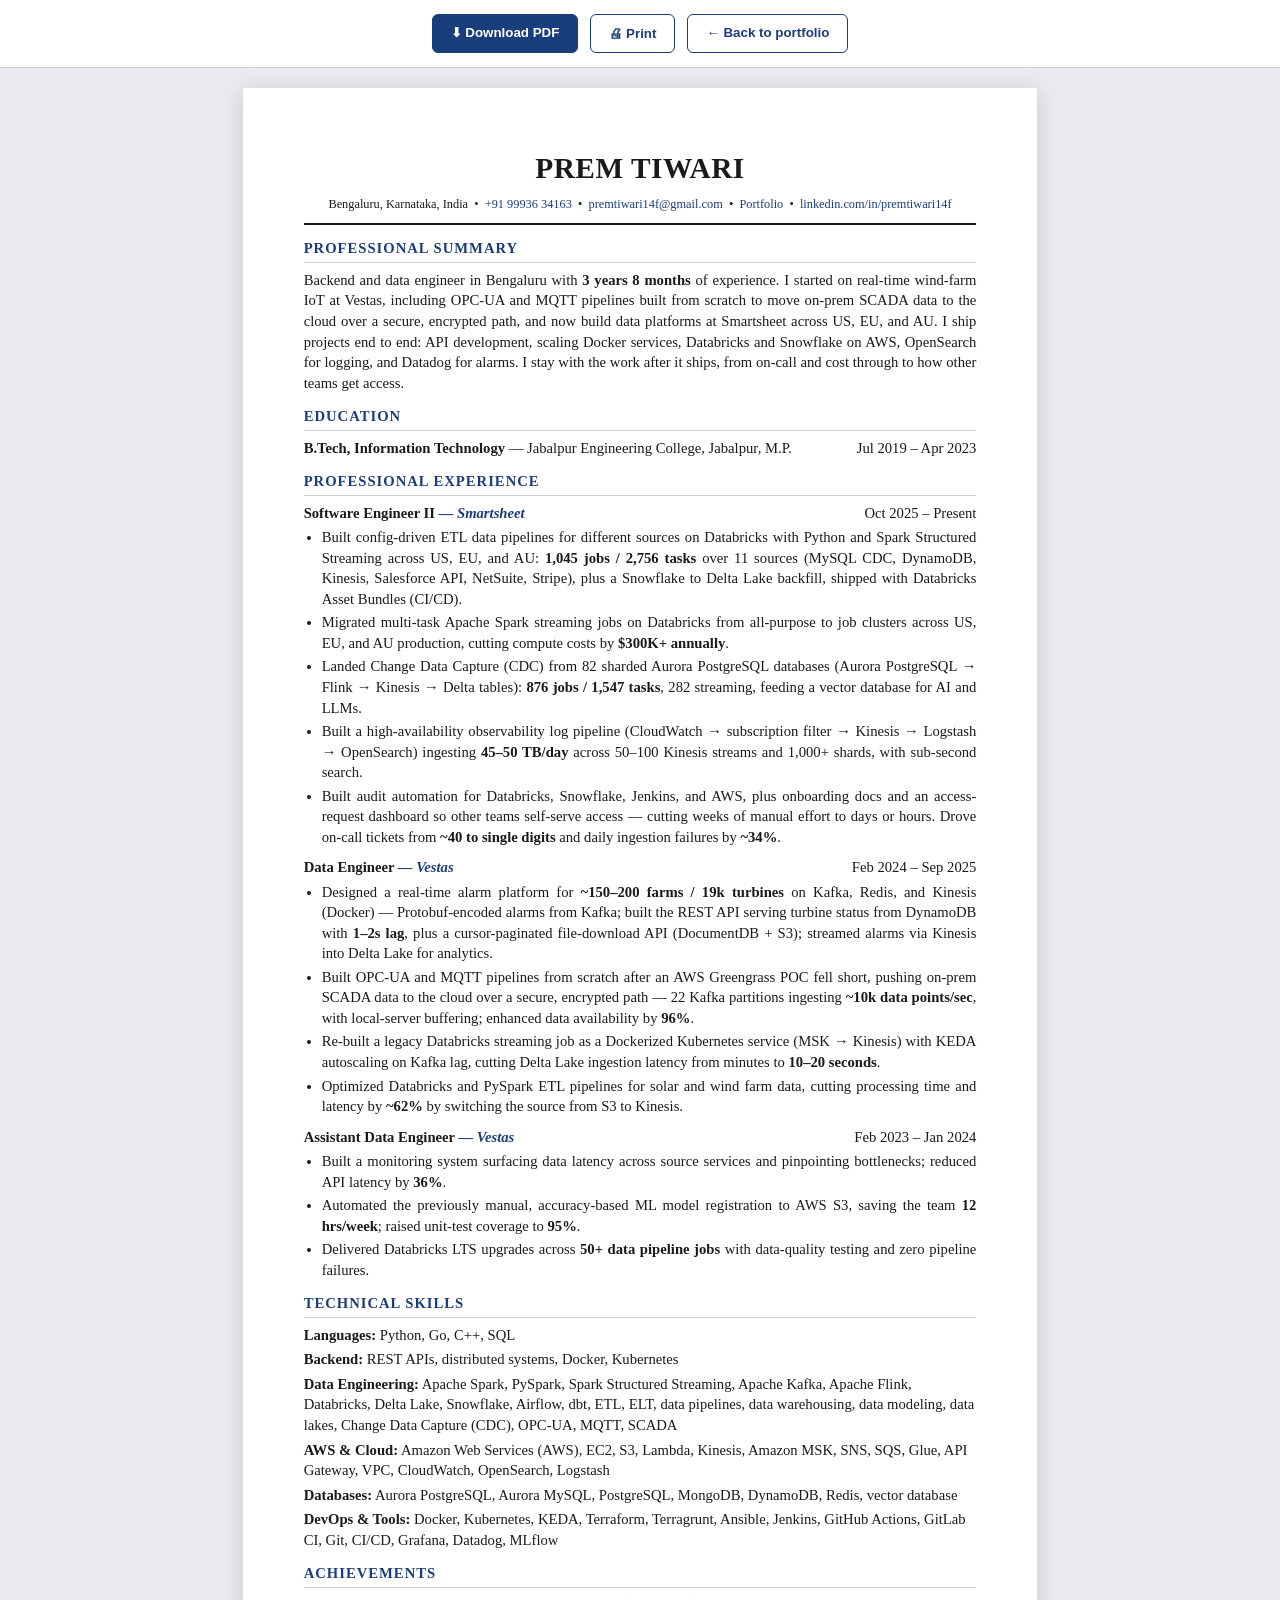
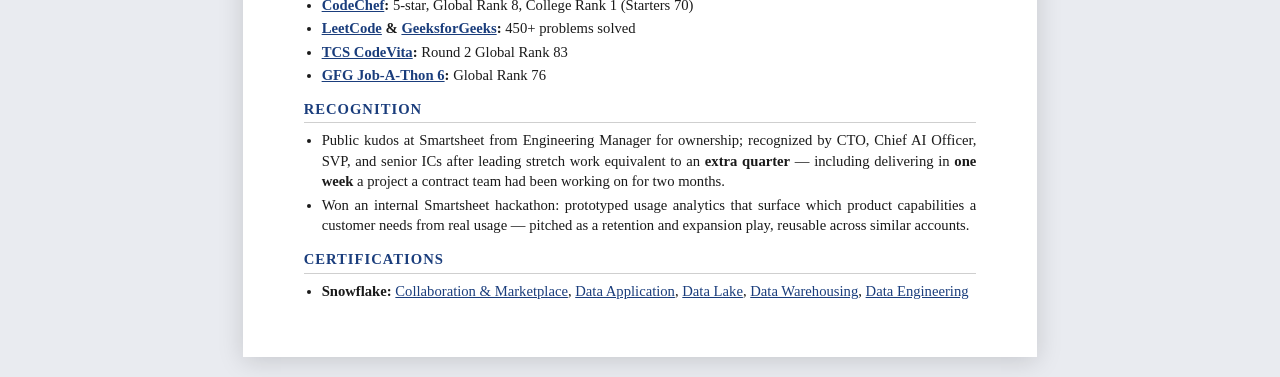
<file: resume-14f.html>
<!DOCTYPE html>
<html lang="en">
<head>
  <meta charset="UTF-8" />
  <meta name="viewport" content="width=device-width, initial-scale=1.0" />
  <title>Prem Tiwari — Résumé</title>
  <meta name="description" content="Prem Tiwari — Software Engineer II. Backend & Data Engineering résumé." />
  <style>
    :root {
      --ink: #1a1a1a;
      --muted: #444;
      --rule: #cfcfcf;
      --accent: #1a3d7c;
    }
    * { box-sizing: border-box; margin: 0; padding: 0; }

    body {
      font-family: Georgia, "Times New Roman", serif;
      color: var(--ink);
      background: #e9ebf0;
      line-height: 1.4;
      font-size: 11pt;
    }

    /* Screen toolbar */
    .toolbar {
      position: sticky;
      top: 0;
      display: flex;
      justify-content: center;
      gap: 12px;
      padding: 14px;
      background: #ffffff;
      border-bottom: 1px solid var(--rule);
      z-index: 10;
    }
    .toolbar button, .toolbar a {
      font-family: Arial, sans-serif;
      font-size: 10pt;
      font-weight: 600;
      padding: 9px 18px;
      border-radius: 6px;
      border: 1px solid var(--accent);
      cursor: pointer;
      text-decoration: none;
    }
    .btn-print { background: var(--accent); color: #fff; }
    .btn-back { background: #fff; color: var(--accent); }

    /* The printable sheet */
    .sheet {
      background: #fff;
      width: 210mm;
      margin: 20px auto;
      padding: 16mm 16mm 14mm;
      box-shadow: 0 4px 24px rgba(0,0,0,0.15);
    }

    header.head { text-align: center; border-bottom: 2px solid var(--ink); padding-bottom: 10px; margin-bottom: 12px; }
    header.head h1 { font-family: Georgia, "Times New Roman", serif; font-size: 22pt; letter-spacing: 0.5px; color: var(--ink); }
    header.head .title { font-family: Georgia, "Times New Roman", serif; font-size: 11pt; color: var(--accent); font-weight: bold; margin-top: 2px; }
    header.head .contact { font-family: Georgia, "Times New Roman", serif; font-size: 9.25pt; color: var(--ink); margin-top: 7px; line-height: 1.4; white-space: nowrap; }
    header.head .contact a { color: var(--accent); text-decoration: none; }
    header.head .contact a.phone { color: var(--accent); }

    section { margin-top: 13px; }
    h2 {
      font-family: Georgia, "Times New Roman", serif;
      font-size: 11pt;
      text-transform: uppercase;
      letter-spacing: 1px;
      color: var(--accent);
      border-bottom: 1px solid var(--rule);
      padding-bottom: 3px;
      margin-bottom: 7px;
    }

    p.summary { text-align: justify; font-size: 11pt; }

    .skill-line { font-family: Georgia, "Times New Roman", serif; font-size: 11pt; color: var(--ink); margin-bottom: 4px; }
    .skill-line strong { color: var(--ink); font-weight: 700; }

    .role { margin-bottom: 10px; }
    .role-head { display: flex; justify-content: space-between; align-items: baseline; }
    .role-head .pos { font-family: Georgia, "Times New Roman", serif; font-weight: bold; font-size: 11pt; }
    .role-head .comp { font-style: italic; color: var(--accent); }
    .role-head .date { font-family: Georgia, "Times New Roman", serif; font-size: 11pt; color: var(--ink); white-space: nowrap; }
    ul { margin: 4px 0 0 18px; }
    ul li { margin-bottom: 3px; text-align: justify; }
    .role li strong, .achv li strong, p.summary strong { color: var(--ink); font-weight: 700; }

    .edu-line { display: flex; justify-content: space-between; align-items: baseline; }
    .edu-line, .edu-line .date { font-family: Georgia, "Times New Roman", serif; font-size: 11pt; color: var(--ink); }

    .two { display: flex; gap: 26px; }
    .two > div { flex: 1; }
    .achv { margin: 0 0 0 18px; }
    .achv li { margin-bottom: 3px; }

    a { color: var(--accent); }

    /* ---------- PRINT ---------- */
    @page { size: A4; margin: 10mm; }
    @media print {
      body { background: #fff; font-size: 11pt; line-height: 1.32; -webkit-print-color-adjust: exact; print-color-adjust: exact; }
      .toolbar { display: none; }
      .sheet { width: auto; min-height: auto; margin: 0; padding: 0; box-shadow: none; }
      a { color: var(--accent) !important; text-decoration: none; -webkit-print-color-adjust: exact; print-color-adjust: exact; }
      .role li strong, .achv li strong, p.summary strong { color: #1a1a1a !important; font-weight: 700; }
      header.head { padding-bottom: 8px; margin-bottom: 8px; }
      header.head h1 { font-size: 22pt; }
      header.head .contact { font-size: 9.25pt !important; white-space: nowrap; }
      header.head .title,
      h2,
      p.summary,
      .skill-line,
      .role-head .pos,
      .role-head .date,
      .edu-line,
      .edu-line .date,
      li { font-size: 11pt; }
      header.head .contact a { color: var(--accent) !important; }
      section { margin-top: 9px; }
      h2 { page-break-after: avoid; margin-bottom: 5px; }
      section.skills-break { break-before: page; page-break-before: always; }
      .role { margin-bottom: 7px; }
      .role-head { page-break-after: avoid; }
      ul { margin-top: 2px; }
      li { page-break-inside: avoid; margin-bottom: 2px; }
      .skill-line { margin-bottom: 2px; font-size: 11pt; }
    }
  </style>
</head>
<body>
  <div class="toolbar">
    <a class="btn-print" href="Prem_Tiwari_Resume_14f.pdf" download="Prem_Tiwari_Resume_14f.pdf">⬇ Download PDF</a>
    <button class="btn-back" onclick="window.print()">🖨 Print</button>
    <a class="btn-back" href="index.html">← Back to portfolio</a>
  </div>

  <div class="sheet">
    <header class="head">
      <h1>PREM TIWARI</h1>
      <div class="contact">
        Bengaluru, Karnataka, India &nbsp;•&nbsp;
        <a class="phone" href="https://wa.me/919993634163">+91 99936 34163</a> &nbsp;•&nbsp;
        <a href="mailto:premtiwari14f@gmail.com">premtiwari14f@gmail.com</a> &nbsp;•&nbsp;
        <a href="https://seprem.github.io/my/">Portfolio</a> &nbsp;•&nbsp;
        <a href="https://www.linkedin.com/in/premtiwari14f/">linkedin.com/in/premtiwari14f</a>
      </div>
    </header>

    <section>
      <h2>Professional Summary</h2>
      <p class="summary">
        Backend and data engineer in Bengaluru with <strong>3 years 8 months</strong> of experience. I started on real-time wind-farm IoT at Vestas, including OPC-UA and MQTT pipelines built from scratch to move on-prem SCADA data to the cloud over a secure, encrypted path, and now build data platforms at Smartsheet across US, EU, and AU. I ship projects end to end: API development, scaling Docker services, Databricks and Snowflake on AWS, OpenSearch for logging, and Datadog for alarms. I stay with the work after it ships, from on-call and cost through to how other teams get access.
      </p>
    </section>

    <section>
      <h2>Education</h2>
      <div class="edu-line">
        <span><strong>B.Tech, Information Technology</strong> — Jabalpur Engineering College, Jabalpur, M.P.</span>
        <span class="date">Jul 2019 – Apr 2023</span>
      </div>
    </section>

    <section>
      <h2>Professional Experience</h2>

      <div class="role">
        <div class="role-head">
          <span class="pos">Software Engineer II <span class="comp">— Smartsheet</span></span>
          <span class="date">Oct 2025 – Present</span>
        </div>
        <ul>
          <li>Built config-driven ETL data pipelines for different sources on Databricks with Python and Spark Structured Streaming across US, EU, and AU: <strong>1,045 jobs / 2,756 tasks</strong> over 11 sources (MySQL CDC, DynamoDB, Kinesis, Salesforce API, NetSuite, Stripe), plus a Snowflake to Delta Lake backfill, shipped with Databricks Asset Bundles (CI/CD).</li>
          <li>Migrated multi-task Apache Spark streaming jobs on Databricks from all-purpose to job clusters across US, EU, and AU production, cutting compute costs by <strong>$300K+ annually</strong>.</li>
          <li>Landed Change Data Capture (CDC) from 82 sharded Aurora PostgreSQL databases (Aurora PostgreSQL → Flink → Kinesis → Delta tables): <strong>876 jobs / 1,547 tasks</strong>, 282 streaming, feeding a vector database for AI and LLMs.</li>
          <li>Built a high-availability observability log pipeline (CloudWatch → subscription filter → Kinesis → Logstash → OpenSearch) ingesting <strong>45–50 TB/day</strong> across 50–100 Kinesis streams and 1,000+ shards, with sub-second search.</li>
          <li>Built audit automation for Databricks, Snowflake, Jenkins, and AWS, plus onboarding docs and an access-request dashboard so other teams self-serve access — cutting weeks of manual effort to days or hours. Drove on-call tickets from <strong>~40 to single digits</strong> and daily ingestion failures by <strong>~34%</strong>.</li>
        </ul>
      </div>

      <div class="role">
        <div class="role-head">
          <span class="pos">Data Engineer <span class="comp">— Vestas</span></span>
          <span class="date">Feb 2024 – Sep 2025</span>
        </div>
        <ul>
          <li>Designed a real-time alarm platform for <strong>~150–200 farms / 19k turbines</strong> on Kafka, Redis, and Kinesis (Docker) — Protobuf-encoded alarms from Kafka; built the REST API serving turbine status from DynamoDB with <strong>1–2s lag</strong>, plus a cursor-paginated file-download API (DocumentDB + S3); streamed alarms via Kinesis into Delta Lake for analytics.</li>
          <li>Built OPC-UA and MQTT pipelines from scratch after an AWS Greengrass POC fell short, pushing on-prem SCADA data to the cloud over a secure, encrypted path — 22 Kafka partitions ingesting <strong>~10k data points/sec</strong>, with local-server buffering; enhanced data availability by <strong>96%</strong>.</li>
          <li>Re-built a legacy Databricks streaming job as a Dockerized Kubernetes service (MSK → Kinesis) with KEDA autoscaling on Kafka lag, cutting Delta Lake ingestion latency from minutes to <strong>10–20 seconds</strong>.</li>
          <li>Optimized Databricks and PySpark ETL pipelines for solar and wind farm data, cutting processing time and latency by <strong>~62%</strong> by switching the source from S3 to Kinesis.</li>
        </ul>
      </div>

      <div class="role">
        <div class="role-head">
          <span class="pos">Assistant Data Engineer <span class="comp">— Vestas</span></span>
          <span class="date">Feb 2023 – Jan 2024</span>
        </div>
        <ul>
          <li>Built a monitoring system surfacing data latency across source services and pinpointing bottlenecks; reduced API latency by <strong>36%</strong>.</li>
          <li>Automated the previously manual, accuracy-based ML model registration to AWS S3, saving the team <strong>12 hrs/week</strong>; raised unit-test coverage to <strong>95%</strong>.</li>
          <li>Delivered Databricks LTS upgrades across <strong>50+ data pipeline jobs</strong> with data-quality testing and zero pipeline failures.</li>
        </ul>
      </div>
    </section>

    <section class="skills-break">
      <h2>Technical Skills</h2>
      <p class="skill-line"><strong>Languages:</strong> Python, Go, C++, SQL</p>
      <p class="skill-line"><strong>Backend:</strong> REST APIs, distributed systems, Docker, Kubernetes</p>
      <p class="skill-line"><strong>Data Engineering:</strong> Apache Spark, PySpark, Spark Structured Streaming, Apache Kafka, Apache Flink, Databricks, Delta Lake, Snowflake, Airflow, dbt, ETL, ELT, data pipelines, data warehousing, data modeling, data lakes, Change Data Capture (CDC), OPC-UA, MQTT, SCADA</p>
      <p class="skill-line"><strong>AWS &amp; Cloud:</strong> Amazon Web Services (AWS), EC2, S3, Lambda, Kinesis, Amazon MSK, SNS, SQS, Glue, API Gateway, VPC, CloudWatch, OpenSearch, Logstash</p>
      <p class="skill-line"><strong>Databases:</strong> Aurora PostgreSQL, Aurora MySQL, PostgreSQL, MongoDB, DynamoDB, Redis, vector database</p>
      <p class="skill-line"><strong>DevOps &amp; Tools:</strong> Docker, Kubernetes, KEDA, Terraform, Terragrunt, Ansible, Jenkins, GitHub Actions, GitLab CI, Git, CI/CD, Grafana, Datadog, MLflow</p>
    </section>

    <section>
      <h2>Achievements</h2>
      <ul class="achv">
        <li><strong><a href="https://www.codechef.com/users/premtiwari14f">CodeChef</a>:</strong> 5-star, Global Rank 8, College Rank 1 (Starters 70)</li>
        <li><strong><a href="https://leetcode.com/u/prem14f/">LeetCode</a> &amp; <a href="https://www.geeksforgeeks.org/user/premlkt123/">GeeksforGeeks</a>:</strong> 450+ problems solved</li>
        <li><strong><a href="https://drive.google.com/file/d/1IbciAmqz7Y8NESAfF_hLhXyEHzW9FNl_/view?usp=sharing">TCS CodeVita</a>:</strong> Round 2 Global Rank 83</li>
        <li><strong><a href="https://drive.google.com/file/d/14MqRZaM0MDjgBrjLulz52H-pFFLaEYYh/view?usp=sharing">GFG Job-A-Thon 6</a>:</strong> Global Rank 76</li>
      </ul>
    </section>

    <section>
      <h2>Recognition</h2>
      <ul class="achv">
        <li>Public kudos at Smartsheet from Engineering Manager for ownership; recognized by CTO, Chief AI Officer, SVP, and senior ICs after leading stretch work equivalent to an <strong>extra quarter</strong> — including delivering in <strong>one week</strong> a project a contract team had been working on for two months.</li>
        <li>Won an internal Smartsheet hackathon: prototyped usage analytics that surface which product capabilities a customer needs from real usage — pitched as a retention and expansion play, reusable across similar accounts.</li>
      </ul>
    </section>

    <section>
      <h2>Certifications</h2>
      <ul class="achv">
        <li><strong>Snowflake:</strong>
          <a href="https://achieve.snowflake.com/23ab3a8b-5385-4381-ab8c-739de471c51a#acc.8QrqWa4d">Collaboration &amp; Marketplace</a>,
          <a href="https://achieve.snowflake.com/2c4ed677-e18a-403d-9496-b221733350d4#acc.kE2SePz9">Data Application</a>,
          <a href="https://achieve.snowflake.com/67aa6a4b-f3d9-4886-a0e3-14d053d1676d#acc.KMYrqgw4">Data Lake</a>,
          <a href="https://achieve.snowflake.com/810f2bc5-b9cb-42fa-8d0e-07bd6bc1b5c5#acc.BLj75CGm">Data Warehousing</a>,
          <a href="https://achieve.snowflake.com/c47f8edf-21a6-48f8-be7a-835d4eb55972#acc.sAkRndZB">Data Engineering</a>
        </li>
      </ul>
    </section>
  </div>
</body>
</html>
</file>
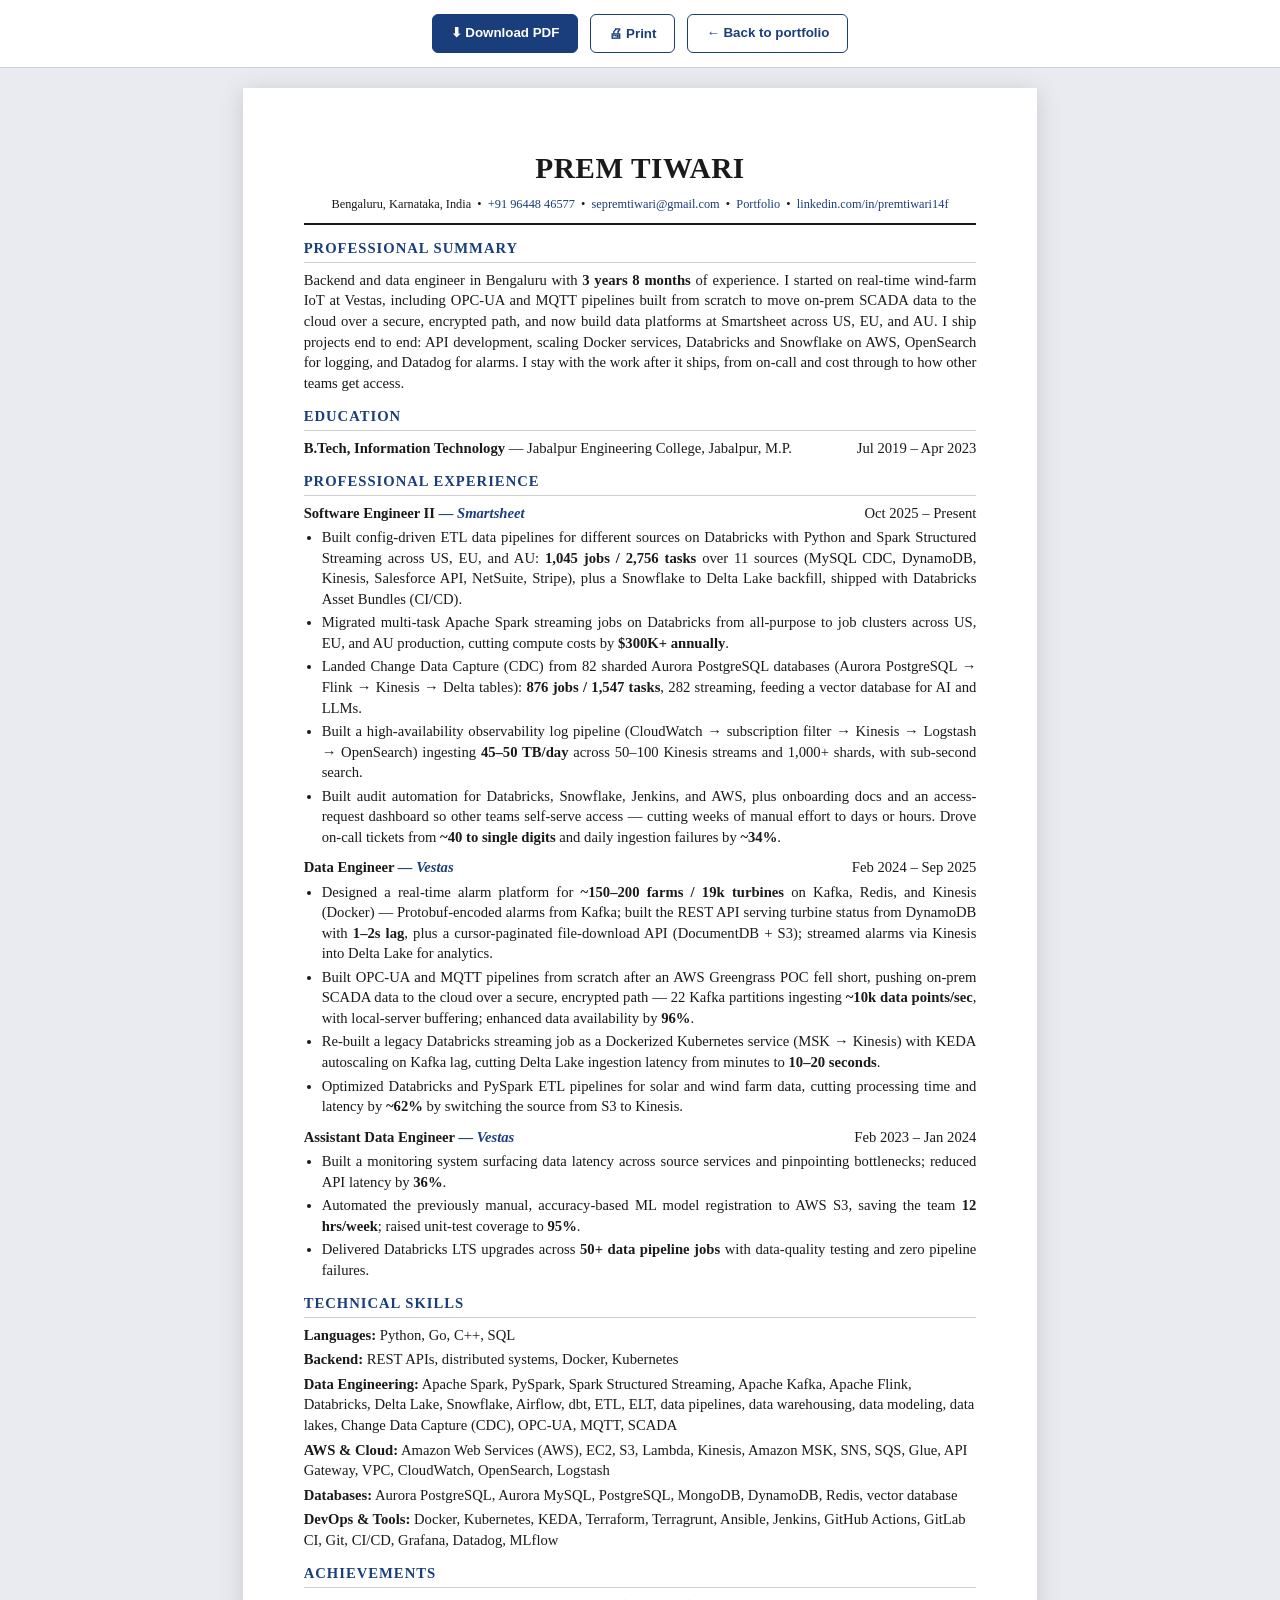
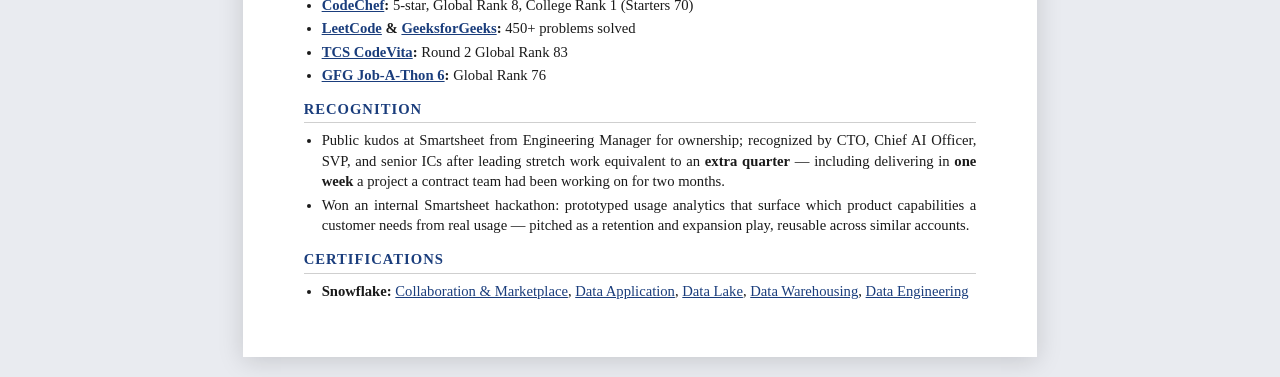
<file: resume.html>
<!DOCTYPE html>
<html lang="en">
<head>
  <meta charset="UTF-8" />
  <meta name="viewport" content="width=device-width, initial-scale=1.0" />
  <title>Prem Tiwari — Résumé</title>
  <meta name="description" content="Prem Tiwari — Software Engineer II. Backend & Data Engineering résumé." />
  <style>
    :root {
      --ink: #1a1a1a;
      --muted: #444;
      --rule: #cfcfcf;
      --accent: #1a3d7c;
    }
    * { box-sizing: border-box; margin: 0; padding: 0; }

    body {
      font-family: Georgia, "Times New Roman", serif;
      color: var(--ink);
      background: #e9ebf0;
      line-height: 1.4;
      font-size: 11pt;
    }

    /* Screen toolbar */
    .toolbar {
      position: sticky;
      top: 0;
      display: flex;
      justify-content: center;
      gap: 12px;
      padding: 14px;
      background: #ffffff;
      border-bottom: 1px solid var(--rule);
      z-index: 10;
    }
    .toolbar button, .toolbar a {
      font-family: Arial, sans-serif;
      font-size: 10pt;
      font-weight: 600;
      padding: 9px 18px;
      border-radius: 6px;
      border: 1px solid var(--accent);
      cursor: pointer;
      text-decoration: none;
    }
    .btn-print { background: var(--accent); color: #fff; }
    .btn-back { background: #fff; color: var(--accent); }

    /* The printable sheet */
    .sheet {
      background: #fff;
      width: 210mm;
      margin: 20px auto;
      padding: 16mm 16mm 14mm;
      box-shadow: 0 4px 24px rgba(0,0,0,0.15);
    }

    header.head { text-align: center; border-bottom: 2px solid var(--ink); padding-bottom: 10px; margin-bottom: 12px; }
    header.head h1 { font-family: Georgia, "Times New Roman", serif; font-size: 22pt; letter-spacing: 0.5px; color: var(--ink); }
    header.head .title { font-family: Georgia, "Times New Roman", serif; font-size: 11pt; color: var(--accent); font-weight: bold; margin-top: 2px; }
    header.head .contact { font-family: Georgia, "Times New Roman", serif; font-size: 9.25pt; color: var(--ink); margin-top: 7px; line-height: 1.4; white-space: nowrap; }
    header.head .contact a { color: var(--accent); text-decoration: none; }
    header.head .contact a.phone { color: var(--accent); }

    section { margin-top: 13px; }
    h2 {
      font-family: Georgia, "Times New Roman", serif;
      font-size: 11pt;
      text-transform: uppercase;
      letter-spacing: 1px;
      color: var(--accent);
      border-bottom: 1px solid var(--rule);
      padding-bottom: 3px;
      margin-bottom: 7px;
    }

    p.summary { text-align: justify; font-size: 11pt; }

    .skill-line { font-family: Georgia, "Times New Roman", serif; font-size: 11pt; color: var(--ink); margin-bottom: 4px; }
    .skill-line strong { color: var(--ink); font-weight: 700; }

    .role { margin-bottom: 10px; }
    .role-head { display: flex; justify-content: space-between; align-items: baseline; }
    .role-head .pos { font-family: Georgia, "Times New Roman", serif; font-weight: bold; font-size: 11pt; }
    .role-head .comp { font-style: italic; color: var(--accent); }
    .role-head .date { font-family: Georgia, "Times New Roman", serif; font-size: 11pt; color: var(--ink); white-space: nowrap; }
    ul { margin: 4px 0 0 18px; }
    ul li { margin-bottom: 3px; text-align: justify; }
    .role li strong, .achv li strong, p.summary strong { color: var(--ink); font-weight: 700; }

    .edu-line { display: flex; justify-content: space-between; align-items: baseline; }
    .edu-line, .edu-line .date { font-family: Georgia, "Times New Roman", serif; font-size: 11pt; color: var(--ink); }

    .two { display: flex; gap: 26px; }
    .two > div { flex: 1; }
    .achv { margin: 0 0 0 18px; }
    .achv li { margin-bottom: 3px; }

    a { color: var(--accent); }

    /* ---------- PRINT ---------- */
    @page { size: A4; margin: 10mm; }
    @media print {
      body { background: #fff; font-size: 11pt; line-height: 1.32; -webkit-print-color-adjust: exact; print-color-adjust: exact; }
      .toolbar { display: none; }
      .sheet { width: auto; min-height: auto; margin: 0; padding: 0; box-shadow: none; }
      a { color: var(--accent) !important; text-decoration: none; -webkit-print-color-adjust: exact; print-color-adjust: exact; }
      .role li strong, .achv li strong, p.summary strong { color: #1a1a1a !important; font-weight: 700; }
      header.head { padding-bottom: 8px; margin-bottom: 8px; }
      header.head h1 { font-size: 22pt; }
      header.head .contact { font-size: 9.25pt !important; white-space: nowrap; }
      header.head .title,
      h2,
      p.summary,
      .skill-line,
      .role-head .pos,
      .role-head .date,
      .edu-line,
      .edu-line .date,
      li { font-size: 11pt; }
      header.head .contact a { color: var(--accent) !important; }
      section { margin-top: 9px; }
      h2 { page-break-after: avoid; margin-bottom: 5px; }
      section.skills-break { break-before: page; page-break-before: always; }
      .role { margin-bottom: 7px; }
      .role-head { page-break-after: avoid; }
      ul { margin-top: 2px; }
      li { page-break-inside: avoid; margin-bottom: 2px; }
      .skill-line { margin-bottom: 2px; font-size: 11pt; }
    }
  </style>
</head>
<body>
  <div class="toolbar">
    <a class="btn-print" href="Prem_Tiwari_Resume.pdf" download="Prem_Tiwari_Resume.pdf">⬇ Download PDF</a>
    <button class="btn-back" onclick="window.print()">🖨 Print</button>
    <a class="btn-back" href="index.html">← Back to portfolio</a>
  </div>

  <div class="sheet">
    <header class="head">
      <h1>PREM TIWARI</h1>
      <div class="contact">
        Bengaluru, Karnataka, India &nbsp;•&nbsp;
        <a class="phone" href="https://wa.me/919644846577">+91 96448 46577</a> &nbsp;•&nbsp;
        <a href="mailto:sepremtiwari@gmail.com">sepremtiwari@gmail.com</a> &nbsp;•&nbsp;
        <a href="https://seprem.github.io/my/">Portfolio</a> &nbsp;•&nbsp;
        <a href="https://www.linkedin.com/in/premtiwari14f/">linkedin.com/in/premtiwari14f</a>
      </div>
    </header>

    <section>
      <h2>Professional Summary</h2>
      <p class="summary">
        Backend and data engineer in Bengaluru with <strong>3 years 8 months</strong> of experience. I started on real-time wind-farm IoT at Vestas, including OPC-UA and MQTT pipelines built from scratch to move on-prem SCADA data to the cloud over a secure, encrypted path, and now build data platforms at Smartsheet across US, EU, and AU. I ship projects end to end: API development, scaling Docker services, Databricks and Snowflake on AWS, OpenSearch for logging, and Datadog for alarms. I stay with the work after it ships, from on-call and cost through to how other teams get access.
      </p>
    </section>

    <section>
      <h2>Education</h2>
      <div class="edu-line">
        <span><strong>B.Tech, Information Technology</strong> — Jabalpur Engineering College, Jabalpur, M.P.</span>
        <span class="date">Jul 2019 – Apr 2023</span>
      </div>
    </section>

    <section>
      <h2>Professional Experience</h2>

      <div class="role">
        <div class="role-head">
          <span class="pos">Software Engineer II <span class="comp">— Smartsheet</span></span>
          <span class="date">Oct 2025 – Present</span>
        </div>
        <ul>
          <li>Built config-driven ETL data pipelines for different sources on Databricks with Python and Spark Structured Streaming across US, EU, and AU: <strong>1,045 jobs / 2,756 tasks</strong> over 11 sources (MySQL CDC, DynamoDB, Kinesis, Salesforce API, NetSuite, Stripe), plus a Snowflake to Delta Lake backfill, shipped with Databricks Asset Bundles (CI/CD).</li>
          <li>Migrated multi-task Apache Spark streaming jobs on Databricks from all-purpose to job clusters across US, EU, and AU production, cutting compute costs by <strong>$300K+ annually</strong>.</li>
          <li>Landed Change Data Capture (CDC) from 82 sharded Aurora PostgreSQL databases (Aurora PostgreSQL → Flink → Kinesis → Delta tables): <strong>876 jobs / 1,547 tasks</strong>, 282 streaming, feeding a vector database for AI and LLMs.</li>
          <li>Built a high-availability observability log pipeline (CloudWatch → subscription filter → Kinesis → Logstash → OpenSearch) ingesting <strong>45–50 TB/day</strong> across 50–100 Kinesis streams and 1,000+ shards, with sub-second search.</li>
          <li>Built audit automation for Databricks, Snowflake, Jenkins, and AWS, plus onboarding docs and an access-request dashboard so other teams self-serve access — cutting weeks of manual effort to days or hours. Drove on-call tickets from <strong>~40 to single digits</strong> and daily ingestion failures by <strong>~34%</strong>.</li>
        </ul>
      </div>

      <div class="role">
        <div class="role-head">
          <span class="pos">Data Engineer <span class="comp">— Vestas</span></span>
          <span class="date">Feb 2024 – Sep 2025</span>
        </div>
        <ul>
          <li>Designed a real-time alarm platform for <strong>~150–200 farms / 19k turbines</strong> on Kafka, Redis, and Kinesis (Docker) — Protobuf-encoded alarms from Kafka; built the REST API serving turbine status from DynamoDB with <strong>1–2s lag</strong>, plus a cursor-paginated file-download API (DocumentDB + S3); streamed alarms via Kinesis into Delta Lake for analytics.</li>
          <li>Built OPC-UA and MQTT pipelines from scratch after an AWS Greengrass POC fell short, pushing on-prem SCADA data to the cloud over a secure, encrypted path — 22 Kafka partitions ingesting <strong>~10k data points/sec</strong>, with local-server buffering; enhanced data availability by <strong>96%</strong>.</li>
          <li>Re-built a legacy Databricks streaming job as a Dockerized Kubernetes service (MSK → Kinesis) with KEDA autoscaling on Kafka lag, cutting Delta Lake ingestion latency from minutes to <strong>10–20 seconds</strong>.</li>
          <li>Optimized Databricks and PySpark ETL pipelines for solar and wind farm data, cutting processing time and latency by <strong>~62%</strong> by switching the source from S3 to Kinesis.</li>
        </ul>
      </div>

      <div class="role">
        <div class="role-head">
          <span class="pos">Assistant Data Engineer <span class="comp">— Vestas</span></span>
          <span class="date">Feb 2023 – Jan 2024</span>
        </div>
        <ul>
          <li>Built a monitoring system surfacing data latency across source services and pinpointing bottlenecks; reduced API latency by <strong>36%</strong>.</li>
          <li>Automated the previously manual, accuracy-based ML model registration to AWS S3, saving the team <strong>12 hrs/week</strong>; raised unit-test coverage to <strong>95%</strong>.</li>
          <li>Delivered Databricks LTS upgrades across <strong>50+ data pipeline jobs</strong> with data-quality testing and zero pipeline failures.</li>
        </ul>
      </div>
    </section>

    <section class="skills-break">
      <h2>Technical Skills</h2>
      <p class="skill-line"><strong>Languages:</strong> Python, Go, C++, SQL</p>
      <p class="skill-line"><strong>Backend:</strong> REST APIs, distributed systems, Docker, Kubernetes</p>
      <p class="skill-line"><strong>Data Engineering:</strong> Apache Spark, PySpark, Spark Structured Streaming, Apache Kafka, Apache Flink, Databricks, Delta Lake, Snowflake, Airflow, dbt, ETL, ELT, data pipelines, data warehousing, data modeling, data lakes, Change Data Capture (CDC), OPC-UA, MQTT, SCADA</p>
      <p class="skill-line"><strong>AWS &amp; Cloud:</strong> Amazon Web Services (AWS), EC2, S3, Lambda, Kinesis, Amazon MSK, SNS, SQS, Glue, API Gateway, VPC, CloudWatch, OpenSearch, Logstash</p>
      <p class="skill-line"><strong>Databases:</strong> Aurora PostgreSQL, Aurora MySQL, PostgreSQL, MongoDB, DynamoDB, Redis, vector database</p>
      <p class="skill-line"><strong>DevOps &amp; Tools:</strong> Docker, Kubernetes, KEDA, Terraform, Terragrunt, Ansible, Jenkins, GitHub Actions, GitLab CI, Git, CI/CD, Grafana, Datadog, MLflow</p>
    </section>

    <section>
      <h2>Achievements</h2>
      <ul class="achv">
        <li><strong><a href="https://www.codechef.com/users/premtiwari14f">CodeChef</a>:</strong> 5-star, Global Rank 8, College Rank 1 (Starters 70)</li>
        <li><strong><a href="https://leetcode.com/u/prem14f/">LeetCode</a> &amp; <a href="https://www.geeksforgeeks.org/user/premlkt123/">GeeksforGeeks</a>:</strong> 450+ problems solved</li>
        <li><strong><a href="https://drive.google.com/file/d/1IbciAmqz7Y8NESAfF_hLhXyEHzW9FNl_/view?usp=sharing">TCS CodeVita</a>:</strong> Round 2 Global Rank 83</li>
        <li><strong><a href="https://drive.google.com/file/d/14MqRZaM0MDjgBrjLulz52H-pFFLaEYYh/view?usp=sharing">GFG Job-A-Thon 6</a>:</strong> Global Rank 76</li>
      </ul>
    </section>

    <section>
      <h2>Recognition</h2>
      <ul class="achv">
        <li>Public kudos at Smartsheet from Engineering Manager for ownership; recognized by CTO, Chief AI Officer, SVP, and senior ICs after leading stretch work equivalent to an <strong>extra quarter</strong> — including delivering in <strong>one week</strong> a project a contract team had been working on for two months.</li>
        <li>Won an internal Smartsheet hackathon: prototyped usage analytics that surface which product capabilities a customer needs from real usage — pitched as a retention and expansion play, reusable across similar accounts.</li>
      </ul>
    </section>

    <section>
      <h2>Certifications</h2>
      <ul class="achv">
        <li><strong>Snowflake:</strong>
          <a href="https://achieve.snowflake.com/23ab3a8b-5385-4381-ab8c-739de471c51a#acc.8QrqWa4d">Collaboration &amp; Marketplace</a>,
          <a href="https://achieve.snowflake.com/2c4ed677-e18a-403d-9496-b221733350d4#acc.kE2SePz9">Data Application</a>,
          <a href="https://achieve.snowflake.com/67aa6a4b-f3d9-4886-a0e3-14d053d1676d#acc.KMYrqgw4">Data Lake</a>,
          <a href="https://achieve.snowflake.com/810f2bc5-b9cb-42fa-8d0e-07bd6bc1b5c5#acc.BLj75CGm">Data Warehousing</a>,
          <a href="https://achieve.snowflake.com/c47f8edf-21a6-48f8-be7a-835d4eb55972#acc.sAkRndZB">Data Engineering</a>
        </li>
      </ul>
    </section>
  </div>
</body>
</html>
</file>
